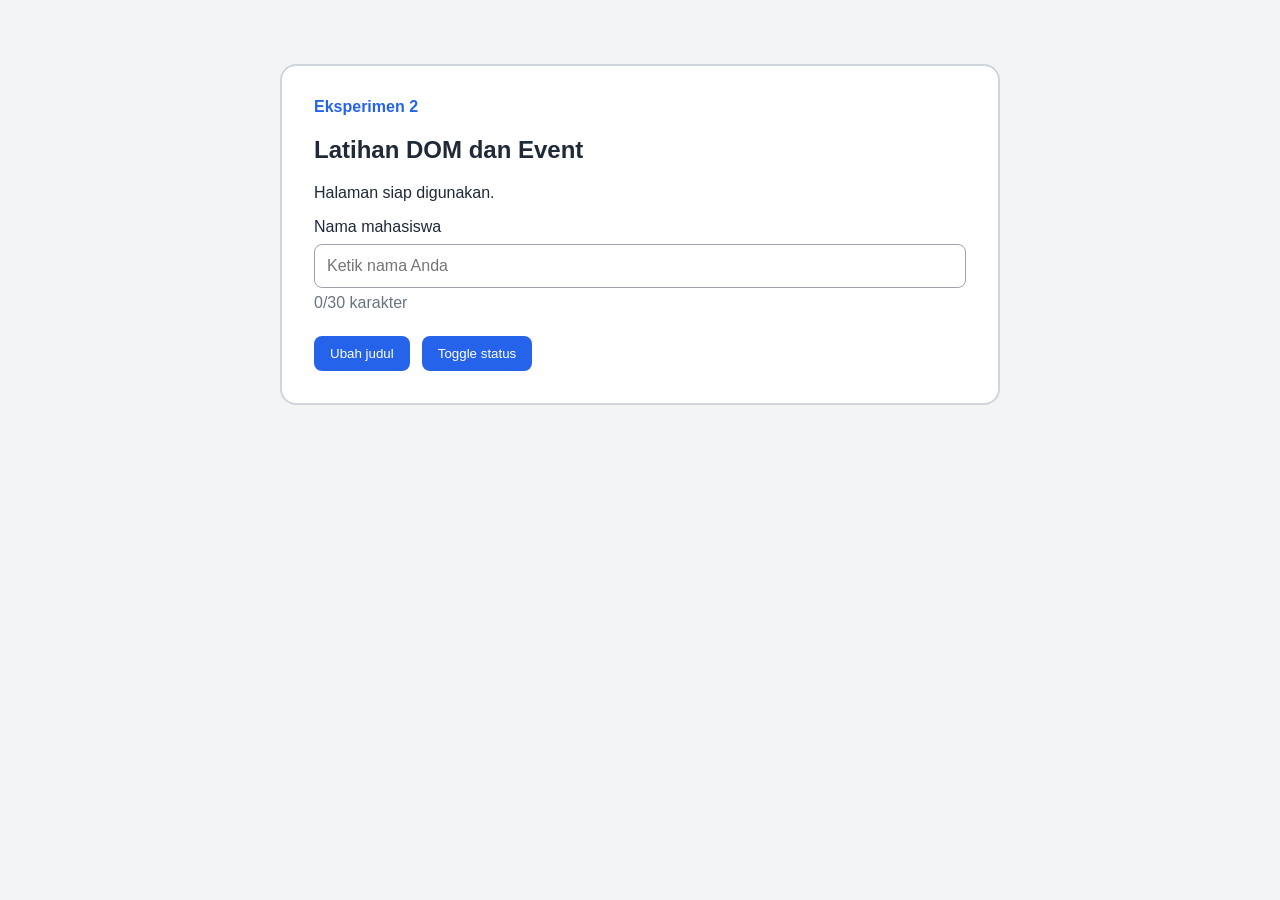
<file: Eksperimen 2/index.html>
<!doctype html> 
<html lang="id"> 
<head> 
  <meta charset="utf-8"> 
  <meta name="viewport" 
        content="width=device-width, initial-scale=1"> 
  <title>Eksperimen DOM dan Event</title> 
  <link rel="stylesheet" href="css/style.css"> 
</head> 
<body> 
  <main class="container"> 
    <section class="praktikum-card" 
             aria-labelledby="judul-utama"> 
      <p class="label">Eksperimen 2</p> 
      <h1 id="judul-utama">Latihan DOM dan Event</h1> 
  
      <p id="status-pesan" aria-live="polite"> 
        Halaman siap digunakan. 
      </p> 
  
      <label for="nama">Nama mahasiswa</label> 
      <input id="nama" name="nama" type="text" 
             maxlength="30" 
             placeholder="Ketik nama Anda"> 
      <p class="counter"> 
        <span id="jumlah-karakter">0</span>/30 karakter 
      </p> 
  
      <div class="actions"> 
        <button id="ubah-judul" type="button"> 
          Ubah judul 
        </button> 
        <button id="toggle-status" type="button" 
                aria-pressed="false"> 
          Toggle status 
        </button> 
      </div> 
    </section> 
  </main> 
  
  <script src="js/app.js" defer></script> 
</body> 
</html>
</file>
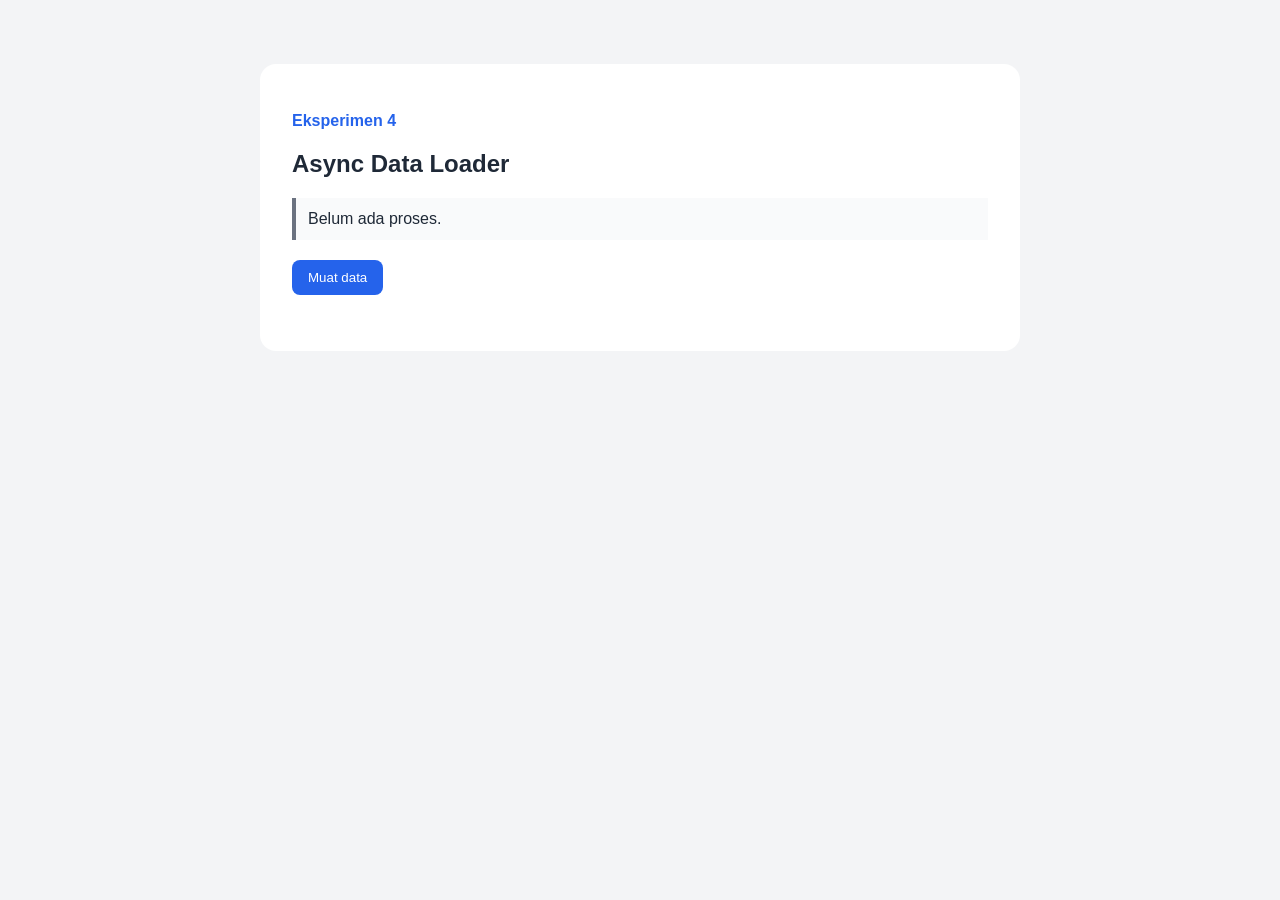
<file: Eksperimen 3/index.html>
<!doctype html> 
<html lang="id"> 
<head> 
  <meta charset="utf-8"> 
  <meta name="viewport" 
        content="width=device-width, initial-scale=1"> 
  <title>Eksperimen Asynchronous JavaScript</title> 
  <link rel="stylesheet" href="css/style.css"> 
</head> 
<body> 
  <main class="container"> 
    <section class="praktikum-card" 
             aria-labelledby="judul-utama"> 
      <p class="label">Eksperimen 4</p> 
      <h1 id="judul-utama">Async Data Loader</h1> 
      <p id="status" class="status" data-state="idle" 
         role="status" aria-live="polite"> 
        Belum ada proses. 
      </p> 
  
      <button id="muat-data" type="button"> 
        Muat data 
      </button> 
  
      <section id="daftar-fitur" class="grid" 
               aria-label="Daftar fitur"></section> 
    </section> 
  </main> 
  
  <script src="js/app.js" defer></script> 
</body> 
</html>
</file>
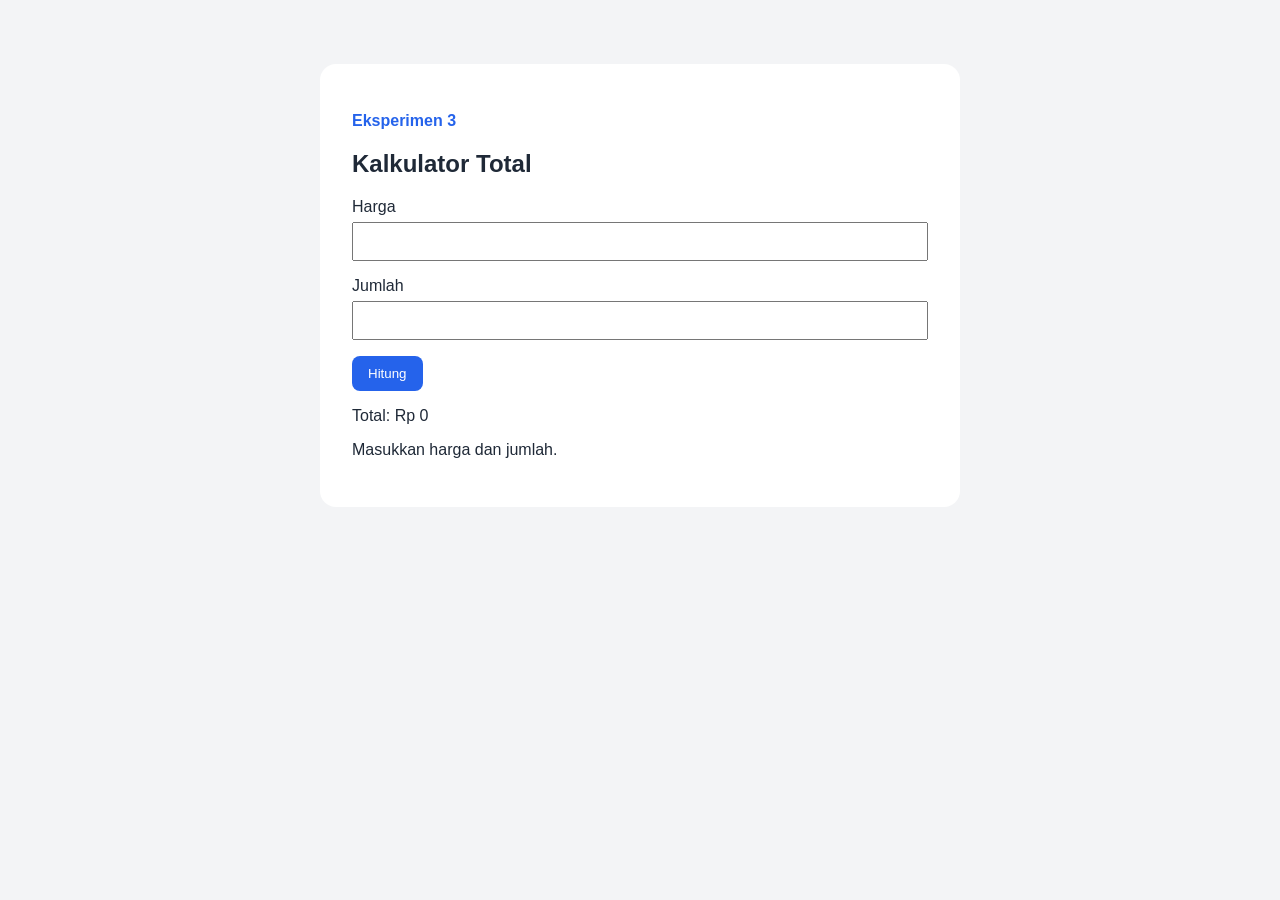
<file: Eksperimen 4/index.html>
<!doctype html> 
<html lang="id"> 
<head> 
  <meta charset="utf-8"> 
  <meta name="viewport" 
        content="width=device-width, initial-scale=1"> 
  <title>Eksperimen Diagnosis Error</title> 
  <link rel="stylesheet" href="css/style.css"> 
</head> 
<body> 
  <main class="container"> 
    <section class="praktikum-card" 
             aria-labelledby="judul-utama"> 
      <p class="label">Eksperimen 3</p> 
      <h1 id="judul-utama">Kalkulator Total</h1> 
  
      <form id="form-hitung"> 
        <label for="harga">Harga</label> 
        <input id="harga" name="harga" type="number" 
               min="1" required> 
  
        <label for="jumlah">Jumlah</label> 
        <input id="jumlah" name="jumlah" type="number" 
               min="1" required> 
  
        <button id="hitung" type="submit">Hitung</button> 
      </form> 
  
      <p>Total: Rp <output id="hasil">0</output></p> 
      <p id="pesan" role="status" aria-live="polite"> 
        Masukkan harga dan jumlah. 
      </p> 
    </section> 
  </main> 
  
  <script src="js/app.js" defer></script> 
</body> 
</html>
</file>
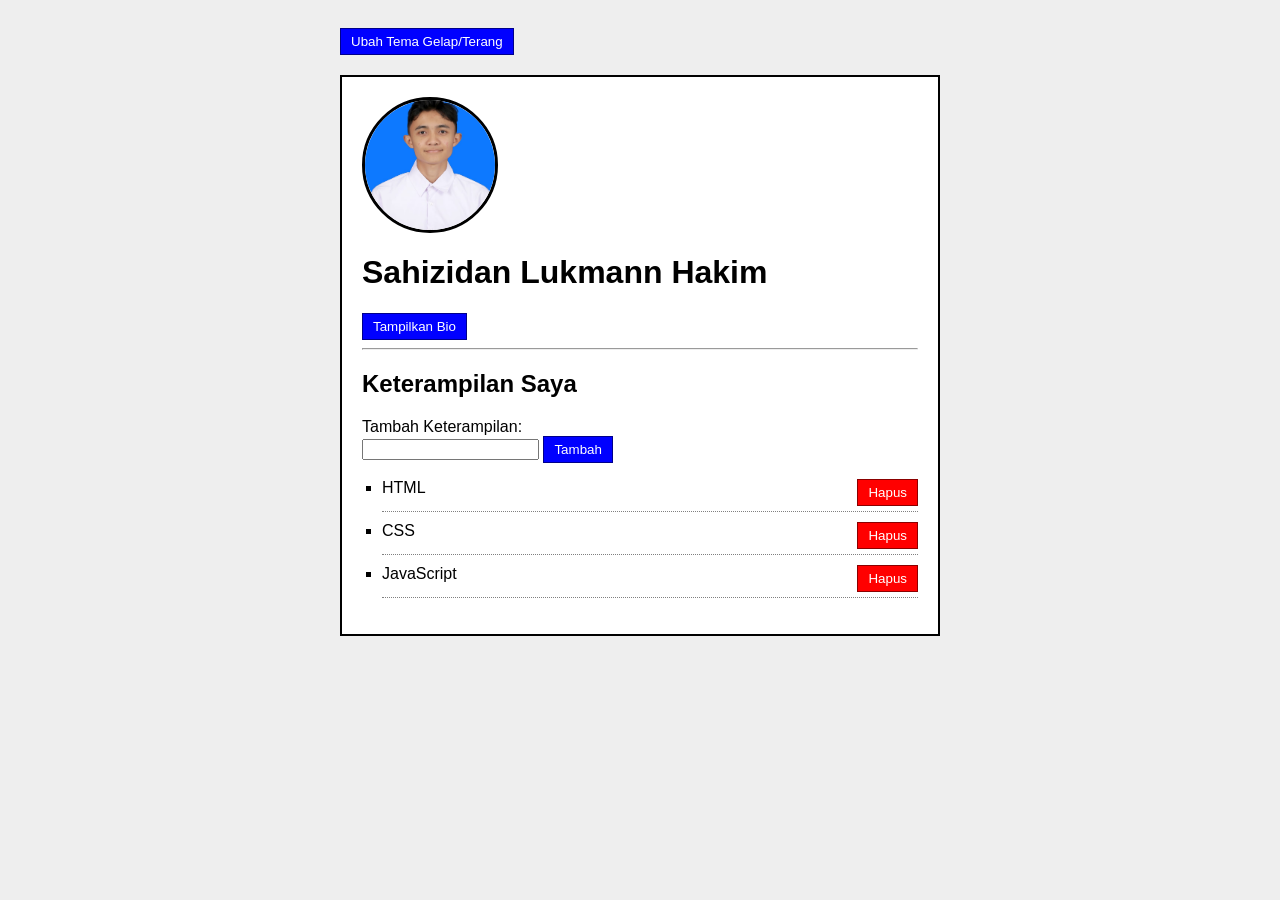
<file: Homework/index.html>
<!DOCTYPE html>
<html lang="id">
<head>
  <meta charset="utf-8">
  <meta name="viewport" content="width=device-width, initial-scale=1">
  <title>Tugas Profil Interaktif</title>
  <link rel="stylesheet" href="css/style.css">
</head>
<body>
  <div class="container">
    <button id="toggle-tema" type="button">Ubah Tema Gelap/Terang</button>

    <div class="profile-card">
      <div id="status-container">
        <p id="status" data-state="idle" role="status" aria-live="polite">Belum ada proses.</p>
        <button id="coba-lagi" type="button" class="hidden">Coba Lagi</button>
      </div>

      <div id="profile-content" class="hidden">
        <!-- Elemen Gambar Foto Profil -->
        <img id="foto-profil" src="" alt="Foto Profil" class="hidden">
        
        <h1 id="nama-profil">Nama</h1>
        
        <button id="toggle-detail" type="button" aria-expanded="false">Tampilkan Bio</button>
        <div id="bio-profil" class="hidden">
          <p id="teks-bio">Teks bio di sini...</p>
        </div>

        <hr>

        <h2>Keterampilan Saya</h2>
        <form id="form-skill" novalidate>
          <label for="input-skill">Tambah Keterampilan:</label><br>
          <input type="text" id="input-skill">
          <button type="submit">Tambah</button>
          <small id="error-skill" class="error"></small>
        </form>

        <p id="status-skill" role="status" class="hidden">Data keterampilan kosong.</p>
        <ul id="daftar-skill"></ul>
      </div>
    </div>
  </div>
  <script src="js/app.js" defer></script>
</body>
</html>
</file>
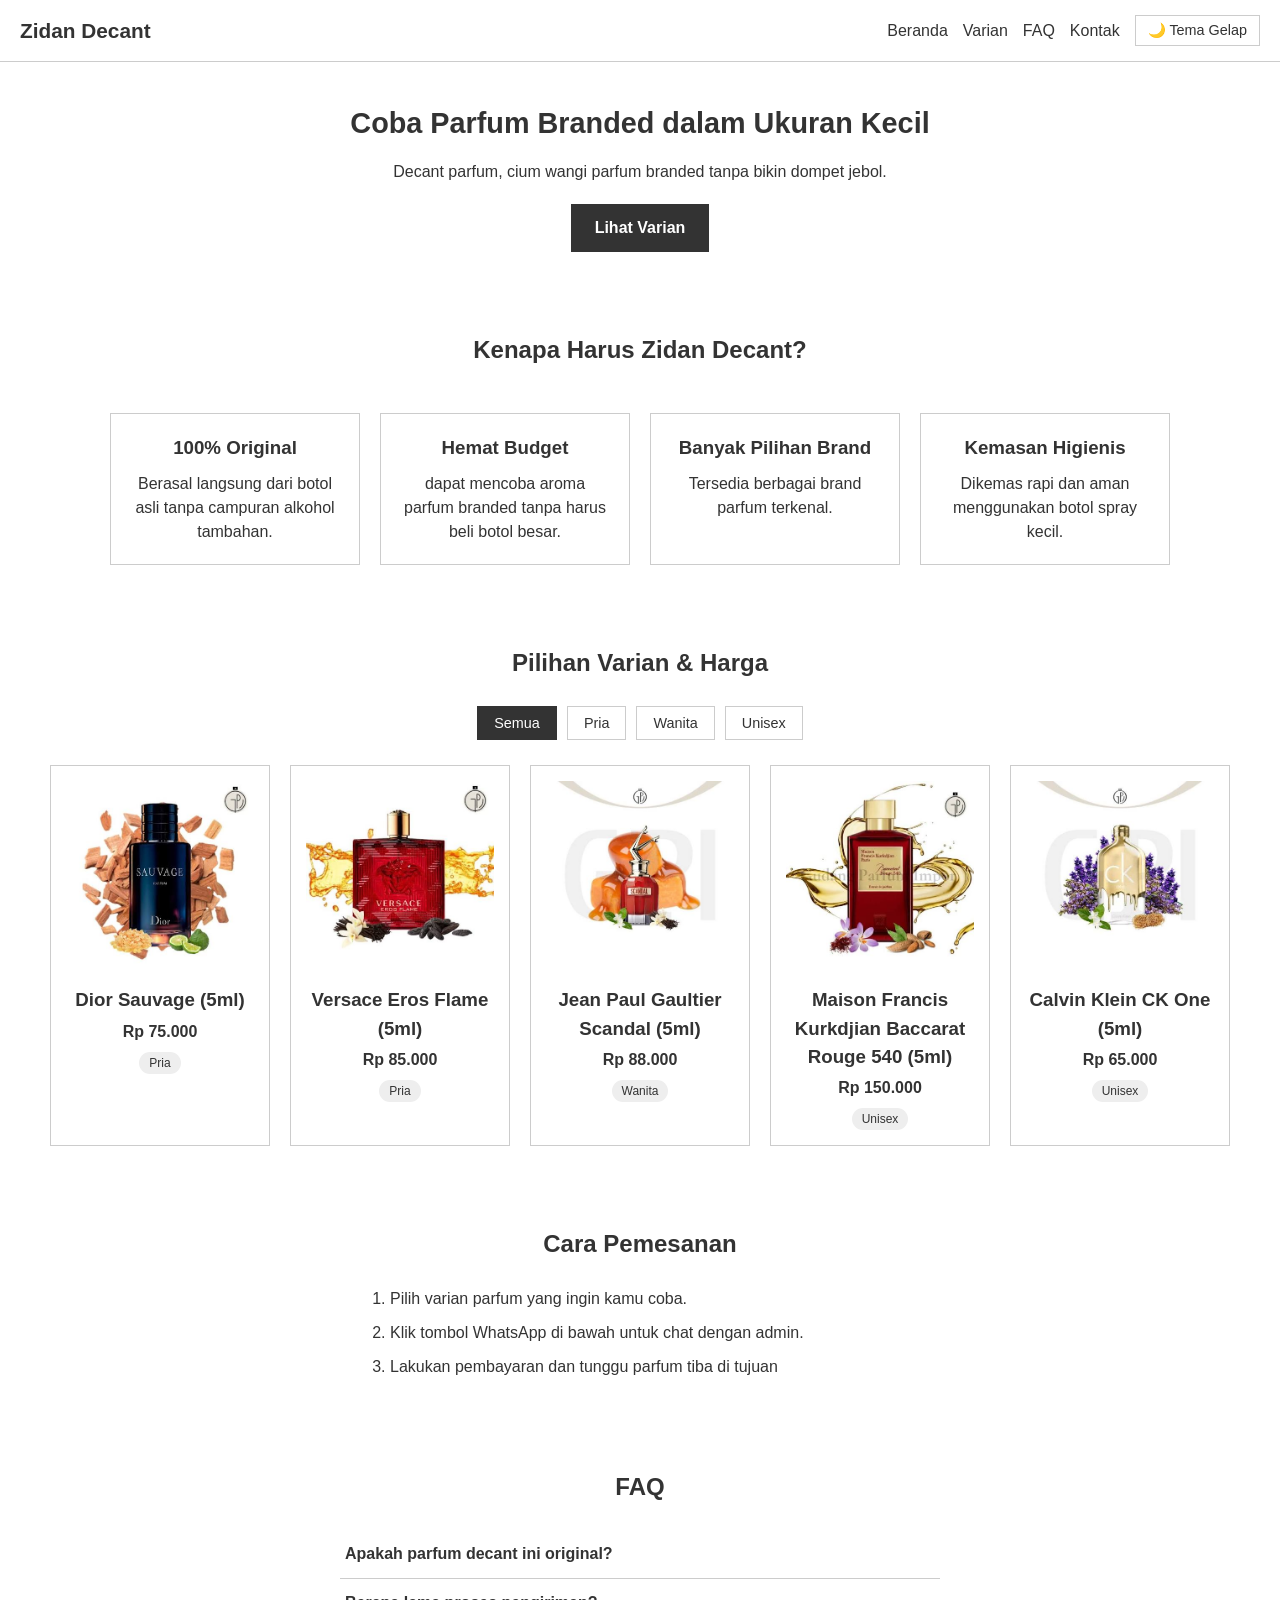
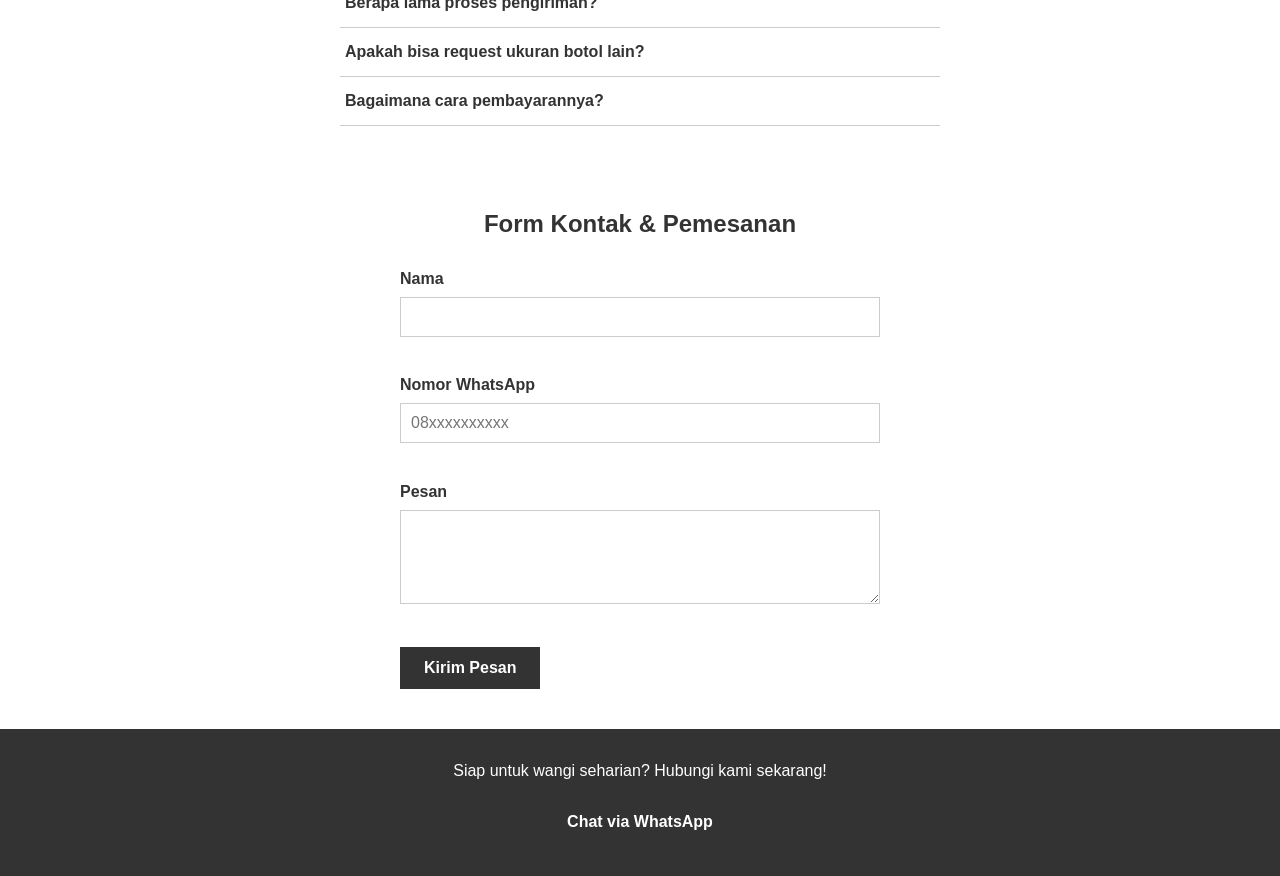
<file: MiniProject-landing-page/index.html>
<!DOCTYPE html>
<html lang="id">
<head>
  <meta charset="UTF-8">
  <meta name="viewport" content="width=device-width, initial-scale=1.0">
  <title>Zidan Decant</title>
  <link rel="stylesheet" href="css/style.css">
</head>
<body>

  <header>
    <p>Zidan Decant</p>

    <button
      id="navToggle"
      class="nav-toggle"
      type="button"
      aria-expanded="false"
      aria-controls="navMenu"
    >
      ☰ Menu
    </button>

    <nav id="navMenu" class="nav-menu">
      <a href="#beranda">Beranda</a>
      <a href="#varian">Varian</a>
      <a href="#faq">FAQ</a>
      <a href="#form-kontak">Kontak</a>
      <button id="themeToggle" class="theme-toggle" type="button">
        🌙 Tema Gelap
      </button>
    </nav>
  </header>

  <main>

    <section id="beranda">
      <h1>Coba Parfum Branded dalam Ukuran Kecil</h1>

      <p>Decant parfum, cium wangi parfum branded tanpa bikin dompet jebol.</p>

      <a href="#varian" class="button">Lihat Varian</a>
    </section>

    <section id="manfaat">
      <h2>Kenapa Harus Zidan Decant?</h2>
      <div class="feature-card">
        <h3>100% Original</h3>
        <p>Berasal langsung dari botol asli tanpa campuran alkohol tambahan.</p>
      </div>
      <div class="feature-card">
        <h3>Hemat Budget</h3>
        <p>dapat mencoba aroma parfum branded tanpa harus beli botol besar.</p>
      </div>
      <div class="feature-card">
        <h3>Banyak Pilihan Brand</h3>
        <p>Tersedia berbagai brand parfum terkenal.</p>
      </div>
      <div class="feature-card">
        <h3>Kemasan Higienis</h3>
        <p>Dikemas rapi dan aman menggunakan botol spray kecil.</p>
      </div>
    </section>

    <section id="varian">
      <h2>Pilihan Varian & Harga</h2>

      <div class="filter-bar" id="filterBar">
        <button type="button" class="filter-btn is-active" data-kategori="semua">Semua</button>
        <button type="button" class="filter-btn" data-kategori="pria">Pria</button>
        <button type="button" class="filter-btn" data-kategori="wanita">Wanita</button>
        <button type="button" class="filter-btn" data-kategori="unisex">Unisex</button>
      </div>

      <div class="product-list" id="productList">
      </div>

      <p id="emptyMessage" class="empty-message" hidden>
        Belum ada varian pada kategori ini.
      </p>
    </section>

    <section id="cara-pesan">
      <h2>Cara Pemesanan</h2>
      <ol>
        <li>Pilih varian parfum yang ingin kamu coba.</li>
        <li>Klik tombol WhatsApp di bawah untuk chat dengan admin.</li>
        <li>Lakukan pembayaran dan tunggu parfum tiba di tujuan</li>
      </ol>
    </section>

    <section id="faq">
      <h2>FAQ</h2>

      <div class="faq-list" id="faqList">
        <div class="faq-item">
          <h3>
            <button
              type="button"
              class="faq-question"
              id="faq-toggle-1"
              aria-expanded="false"
              aria-controls="faq-answer-1"
            >
              Apakah parfum decant ini original?
            </button>
          </h3>
          <div
            id="faq-answer-1"
            class="faq-answer"
            role="region"
            aria-labelledby="faq-toggle-1"
            hidden
          >
            <p>Ya, semua decant diambil langsung dari botol parfum asli tidak dicampurkan alkohol tambahan.</p>
          </div>
        </div>

        <div class="faq-item">
          <h3>
            <button
              type="button"
              class="faq-question"
              id="faq-toggle-2"
              aria-expanded="false"
              aria-controls="faq-answer-2"
            >
              Berapa lama proses pengiriman?
            </button>
          </h3>
          <div
            id="faq-answer-2"
            class="faq-answer"
            role="region"
            aria-labelledby="faq-toggle-2"
            hidden
          >
            <p>Pesanan diproses 1x24 jam setelah pembayaran dikonfirmasi, lalu dikirim melalui kurir pilihanmu.</p>
          </div>
        </div>

        <div class="faq-item">
          <h3>
            <button
              type="button"
              class="faq-question"
              id="faq-toggle-3"
              aria-expanded="false"
              aria-controls="faq-answer-3"
            >
              Apakah bisa request ukuran botol lain?
            </button>
          </h3>
          <div
            id="faq-answer-3"
            class="faq-answer"
            role="region"
            aria-labelledby="faq-toggle-3"
            hidden
          >
            <p>Bisa. Chat admin melalui WhatsApp untuk menanyakan ukuran 3ml, 5ml, atau 10ml sesuai stok yang tersedia.</p>
          </div>
        </div>

        <div class="faq-item">
          <h3>
            <button
              type="button"
              class="faq-question"
              id="faq-toggle-4"
              aria-expanded="false"
              aria-controls="faq-answer-4"
            >
              Bagaimana cara pembayarannya?
            </button>
          </h3>
          <div
            id="faq-answer-4"
            class="faq-answer"
            role="region"
            aria-labelledby="faq-toggle-4"
            hidden
          >
            <p>Pembayaran dapat dilakukan via transfer bank atau e-wallet, detail akan diberikan admin saat chat WhatsApp.</p>
          </div>
        </div>
      </div>
    </section>

    <section id="form-kontak">
      <h2>Form Kontak & Pemesanan</h2>

      <form id="contactForm" novalidate>
        <div class="form-group">
          <label for="nama">Nama</label>
          <input type="text" id="nama" name="nama">
          <span class="error-message" id="error-nama"></span>
        </div>

        <div class="form-group">
          <label for="whatsapp">Nomor WhatsApp</label>
          <input type="tel" id="whatsapp" name="whatsapp" placeholder="08xxxxxxxxxx">
          <span class="error-message" id="error-whatsapp"></span>
        </div>

        <div class="form-group">
          <label for="pesan">Pesan</label>
          <textarea id="pesan" name="pesan" rows="4"></textarea>
          <span class="error-message" id="error-pesan"></span>
        </div>

        <button type="submit" class="button">Kirim Pesan</button>

        <p id="formSuccess" class="form-success" role="status" hidden>
          Pesan berhasil dikirim! Admin akan segera menghubungimu.
        </p>
      </form>
    </section>

  </main>

  <footer id="kontak">
    <p>Siap untuk wangi seharian? Hubungi kami sekarang!</p>
    <a href="https://wa.me/6281223006038" target="_blank" rel="noopener noreferrer" class="button">Chat via WhatsApp</a>
  </footer>

  <button id="backToTop" class="back-to-top" type="button" aria-label="Kembali ke atas" hidden>
    ↑
  </button>

  <script src="js/script.js" defer></script>
</body>
</html>
</file>
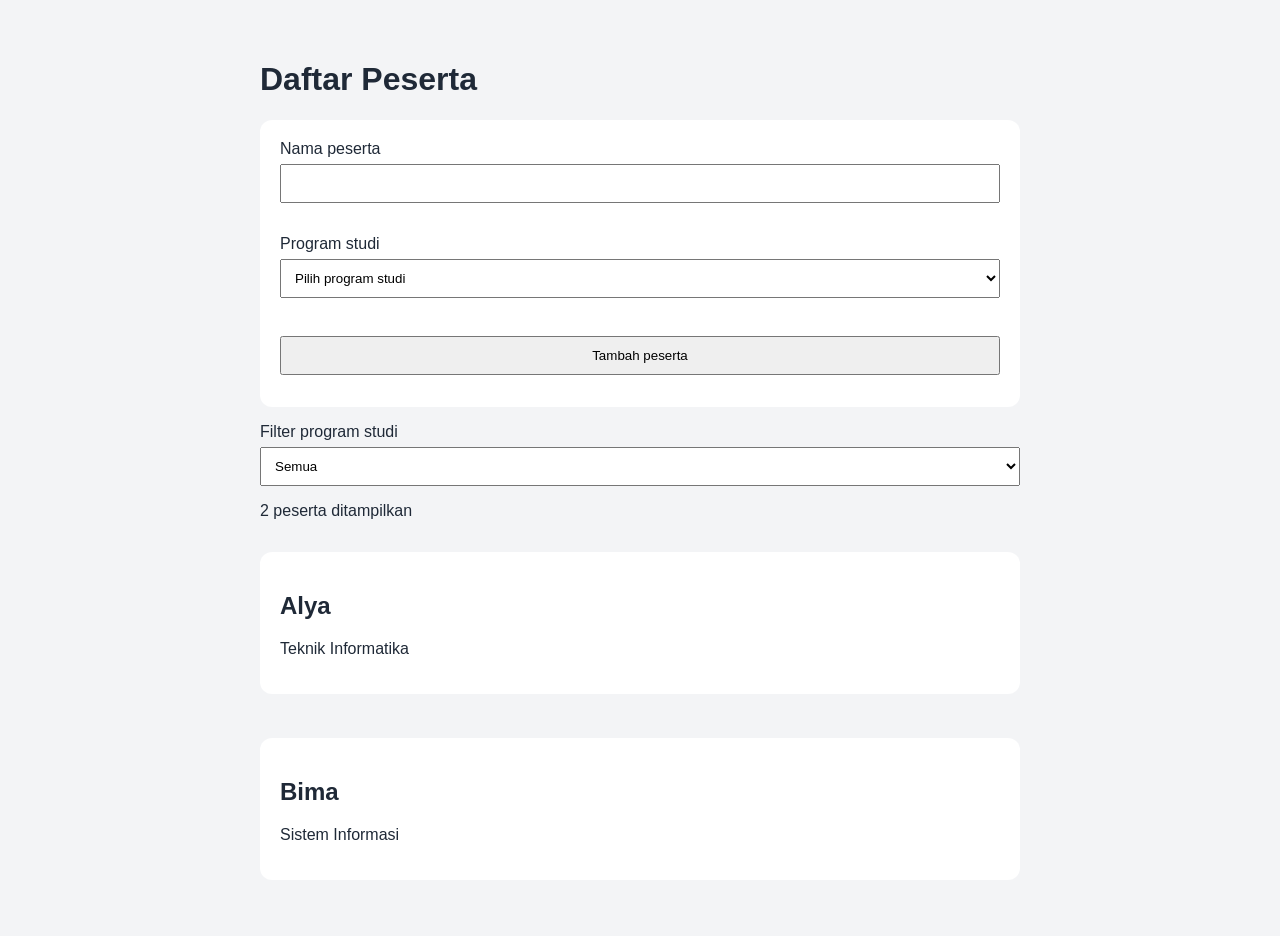
<file: Task 2. DOM dan Form Controller/index.html>
<!doctype html> 
<html lang="id"> 
<head> 
  <meta charset="utf-8"> 
  <meta name="viewport" content="width=device-width, initial-scale=1"> 
  <title>Task 2 DOM dan Form</title> 
  <link rel="stylesheet" href="css/style.css"> 
</head> 
<body> 
  <main class="container"> 
    <h1>Daftar Peserta</h1> 
  
    <form id="form-peserta" novalidate> 
      <label for="nama">Nama peserta</label> 
      <input id="nama" name="nama" autocomplete="name" 
             aria-describedby="error-nama" required> 
      <small id="error-nama" class="error"></small> 
  
      <label for="prodi">Program studi</label> 
      <select id="prodi" name="prodi" 
              aria-describedby="error-prodi" required> 
        <option value="">Pilih program studi</option> 
        <option>Teknik Informatika</option> 
        <option>Sistem Informasi</option> 
      </select> 
      <small id="error-prodi" class="error"></small> 
  
      <button type="submit">Tambah peserta</button> 
    </form> 
  
    <label for="filter-prodi">Filter program studi</label> 
    <select id="filter-prodi"> 
      <option value="semua">Semua</option> 
      <option>Teknik Informatika</option> 
      <option>Sistem Informasi</option> 
      <option>Manajemen Informatika</option> 
    </select> 
  
    <p id="status" role="status" aria-live="polite"></p> 
    <section id="daftar-peserta" class="grid" 
             aria-label="Daftar peserta"></section> 
  </main> 
  <script src="js/app.js" defer></script> 
</body> 
</html>
</file>
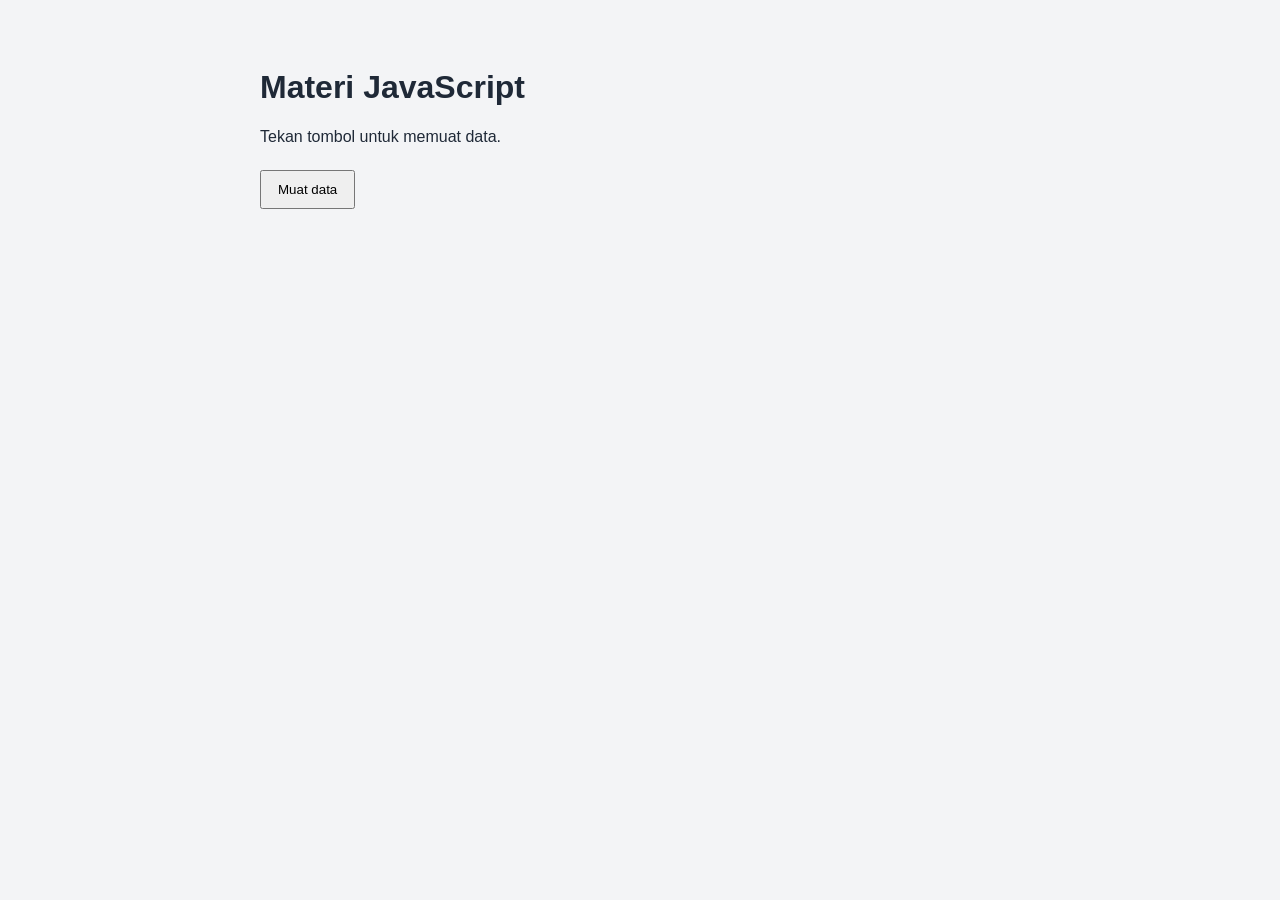
<file: task-3-async-loader/index.html>
<!doctype html> 
<html lang="id"> 
<head> 
  <meta charset="utf-8"> 
  <meta name="viewport" content="width=device-width, initial-scale=1"> 
  <title>Task 3 Async Data Loader</title> 
  <link rel="stylesheet" href="css/style.css"> 
</head> 
<body> 
  <main class="container"> 
    <h1>Materi JavaScript</h1> 
    <p id="status" role="status" aria-live="polite"> 
      Tekan tombol untuk memuat data. 
    </p> 
    <button id="muat" type="button">Muat data</button> 
    <button id="coba-lagi" type="button" hidden>Coba lagi</button> 
    <section id="daftar-materi" class="grid" 
             aria-label="Daftar materi"></section> 
  </main> 
  <script src="js/app.js" defer></script> 
</body> 
</html>
</file>
<file: Eksperimen 2/css/style.css>
* { 
  box-sizing: border-box; 
} 
  
body { 
  margin: 0; 
  min-height: 100vh; 
  font-family: Arial, sans-serif; 
  color: #1f2937; 
  background: #f3f4f6; 
  transition: background 200ms, color 200ms; 
} 
  
.container { 
  width: min(90%, 720px); 
  margin-inline: auto; 
  padding-block: 64px; 
} 
  
.praktikum-card { 
  padding: 32px; 
  border: 2px solid #d1d5db; 
  border-radius: 16px; 
  background: #ffffff; 
} 
  
.label { 
  margin: 0 0 8px; 
  font-weight: 700; 
  color: #2563eb; 
} 
  
label, 
input { 
  display: block; 
  width: 100%; 
} 
  
input { 
  margin-top: 8px; 
  padding: 12px; 
  border: 1px solid #9ca3af; 
  border-radius: 8px; 
  font: inherit; 
} 
  
.counter { 
  margin-top: 6px; 
  color: #6b7280; 
} 

.actions { 
  display: flex; 
  flex-wrap: wrap; 
  gap: 12px; 
  margin-top: 24px; 
} 
  
button { 
  padding: 10px 16px; 
  border: 0; 
  border-radius: 8px; 
  color: #ffffff; 
  background: #2563eb; 
  cursor: pointer; 
} 
  
button:focus-visible { 
  outline: 3px solid #f59e0b; 
  outline-offset: 3px; 
} 
  
body.is-active { 
  color: #f9fafb; 
  background: #111827; 
} 
  
body.is-active .praktikum-card { 
  border-color: #60a5fa; 
  background: #1f2937; 
} 
  
body.is-active .counter { 
  color: #d1d5db; 
}
</file>
<file: Eksperimen 3/css/style.css>
* { 
  box-sizing: border-box; 
} 
  
body { 
  margin: 0; 
  font-family: Arial, sans-serif; 
  color: #1f2937; 
  background: #f3f4f6; 
} 
  
.container { 
  width: min(90%, 760px); 
  margin-inline: auto; 
  padding-block: 64px; 
} 
  
.praktikum-card { 
  padding: 32px; 
  border-radius: 16px; 
  background: #ffffff; 
} 
  
.label { 
  font-weight: 700; 
  color: #2563eb; 
} 
  
button { 
  padding: 10px 16px; 
  border: 0; 
  border-radius: 8px; 
  color: #ffffff; 
  background: #2563eb; 
  cursor: pointer; 
} 
  
button:disabled { 
  cursor: wait; 
  opacity: 0.6; 
} 

.status { 
  margin-block: 20px; 
  padding: 12px; 
  border-left: 4px solid #6b7280; 
  background: #f9fafb; 
} 
  
.status[data-state="loading"] { 
  border-color: #d97706; 
} 
  
.status[data-state="success"] { 
  border-color: #16a34a; 
} 
  
.status[data-state="empty"], 
.status[data-state="error"] { 
  border-color: #dc2626; 
} 
  
.grid { 
  display: grid; 
  gap: 12px; 
  margin-top: 24px; 
} 
  
.feature-card { 
  padding: 16px; 
  border: 1px solid #d1d5db; 
  border-radius: 10px; 
} 
  
.feature-card h2, 
.feature-card p { 
  margin-block: 0 8px; 
}
</file>
<file: Eksperimen 4/css/style.css>
* { 
  box-sizing: border-box; 
} 
  
body { 
  margin: 0; 
  font-family: Arial, sans-serif; 
  color: #1f2937; 
  background: #f3f4f6; 
} 
  
.container { 
  width: min(90%, 640px); 
  margin-inline: auto; 
  padding-block: 64px; 
} 
  
.praktikum-card { 
  padding: 32px; 
  border-radius: 16px; 
  background: #ffffff; 
} 
  
.label { 
  font-weight: 700; 
  color: #2563eb; 
} 
  
label, 
input { 
  display: block; 
  width: 100%; 
} 
  
input { 
  margin-block: 6px 16px; 
  padding: 10px; 
} 
  
button { 
  padding: 10px 16px; 
  border: 0; 
  border-radius: 8px; 
  color: #ffffff; 
  background: #2563eb; 
}
</file>
<file: Homework/css/style.css>
body {
  font-family: sans-serif;
  background-color: #eeeeee;
  color: black;
  padding: 20px;
}

body.dark-theme {
  background-color: #222222;
  color: white;
}
body.dark-theme .profile-card {
  background-color: #444444;
  border-color: white;
}
body.dark-theme input {
  background-color: #555;
  color: white;
}

.container {
  max-width: 600px;
  margin: 0 auto;
}

.profile-card {
  background-color: white;
  border: 2px solid black;
  padding: 20px;
  margin-top: 20px;
}

#foto-profil {
  width: 130px !important;
  height: 130px !important;
  border-radius: 50%;
  object-fit: cover;
  border: 3px solid black;
  display: block;
  margin-bottom: 15px;
}
body.dark-theme #foto-profil {
  border-color: white;
}

button {
  background-color: blue;
  color: white;
  border: 1px solid darkblue;
  padding: 5px 10px;
  cursor: pointer;
}
button:disabled {
  background-color: gray;
}
button.btn-hapus {
  background-color: red;
  border-color: darkred;
}

.hidden {
  display: none !important;
}

#status[data-state="loading"] { color: blue; font-style: italic; }
#status[data-state="error"] { color: red; font-weight: bold; }
.error { color: red; display: block; margin-top: 5px; font-size: 14px; }
[aria-invalid="true"] { border: 2px solid red; }

ul {
  list-style-type: square;
  padding-left: 20px;
}
li {
  margin-bottom: 10px;
}
.li-container {
  display: flex;
  justify-content: space-between;
  border-bottom: 1px dotted gray;
  padding-bottom: 5px;
}
</file>
<file: MiniProject-landing-page/css/style.css>
:root {
  --bg-color: #ffffff;
  --text-color: #333333;
  --header-bg: #ffffff;
  --border-color: #cccccc;
  --button-bg: #333333;
  --button-bg-hover: #555555;
  --button-color: #ffffff;
  --card-bg: #ffffff;
  --footer-bg: #333333;
  --footer-color: #ffffff;
  --error-color: #b3261e;
  --success-color: #1e7a34;
  --tag-bg: #eeeeee;
}

body.dark-theme {
  --bg-color: #1c1c1c;
  --text-color: #f2f2f2;
  --header-bg: #262626;
  --border-color: #4d4d4d;
  --button-bg: #f2f2f2;
  --button-bg-hover: #d9d9d9;
  --button-color: #1c1c1c;
  --card-bg: #2a2a2a;
  --footer-bg: #111111;
  --footer-color: #f2f2f2;
  --error-color: #ff8a80;
  --success-color: #7ee08a;
  --tag-bg: #3a3a3a;
}

/* ===== Reset dasar & box model ===== */
* {
  margin: 0;
  padding: 0;
  box-sizing: border-box;
}

body {
  font-family: Arial, Helvetica, sans-serif;
  color: var(--text-color);
  background-color: var(--bg-color);
  line-height: 1.5;
  transition: background-color 0.2s ease, color 0.2s ease;
}

/* ===== Header & Nav ===== */
header {
  background-color: var(--header-bg);
  color: var(--text-color);
  border-bottom: 1px solid var(--border-color);
  display: flex;
  justify-content: space-between;
  align-items: center;
  flex-wrap: wrap;
  padding: 15px 20px;
  gap: 10px;
}

header p {
  font-size: 1.3rem;
  font-weight: bold;
}

/* Tombol navigasi mobile (hamburger) */
.nav-toggle {
  display: none;
  background-color: transparent;
  color: var(--text-color);
  border: 1px solid var(--border-color);
  padding: 8px 12px;
  font-size: 0.95rem;
  cursor: pointer;
}

.nav-toggle:hover,
.nav-toggle:focus {
  background-color: var(--tag-bg);
}

nav {
  display: flex;
  align-items: center;
  gap: 15px;
  flex-wrap: wrap;
}

nav a {
  color: var(--text-color);
  text-decoration: none;
}

nav a:hover,
nav a:focus {
  text-decoration: underline;
}

nav a:focus,
.nav-toggle:focus,
.theme-toggle:focus,
.filter-btn:focus,
.faq-question:focus,
.back-to-top:focus {
  outline: 2px solid var(--text-color);
  outline-offset: 2px;
}

.theme-toggle {
  background-color: transparent;
  border: 1px solid var(--border-color);
  color: var(--text-color);
  padding: 6px 12px;
  cursor: pointer;
  font-size: 0.9rem;
}

.theme-toggle:hover {
  background-color: var(--tag-bg);
}

/* Section umum  */
section {
  padding: 40px 20px;
  text-align: center;
}

section h2 {
  margin-bottom: 25px;
  font-size: 1.5rem;
}

/* ===== Hero ===== */
#beranda h1 {
  font-size: 1.8rem;
  margin-bottom: 15px;
}

#beranda p {
  font-size: 1rem;
  margin-bottom: 20px;
}

/*Tombol*/
.button {
  display: inline-block;
  background-color: var(--button-bg);
  color: var(--button-color);
  text-decoration: none;
  border: none;
  padding: 12px 24px;
  font-weight: bold;
  font-size: 1rem;
  cursor: pointer;
}

.button:hover,
.button:focus {
  background-color: var(--button-bg-hover);
}

.button:focus {
  outline: 2px solid var(--text-color);
  outline-offset: 2px;
}

/*Manfaat*/
#manfaat {
  display: flex;
  flex-wrap: wrap;
  justify-content: center;
  gap: 20px;
}

#manfaat h2 {
  width: 100%;
}

.feature-card {
  border: 1px solid var(--border-color);
  background-color: var(--card-bg);
  padding: 20px;
  flex: 1 1 220px;
  max-width: 250px;
}

.feature-card h3 {
  margin-bottom: 10px;
}

/*Varian & Harga */
#varian h2 {
  width: 100%;
}

/* Filter */
.filter-bar {
  display: flex;
  flex-wrap: wrap;
  justify-content: center;
  gap: 10px;
  margin-bottom: 25px;
}

.filter-btn {
  background-color: transparent;
  border: 1px solid var(--border-color);
  color: var(--text-color);
  padding: 8px 16px;
  cursor: pointer;
  font-size: 0.9rem;
}

.filter-btn:hover {
  background-color: var(--tag-bg);
}

.filter-btn.is-active {
  background-color: var(--button-bg);
  color: var(--button-color);
  border-color: var(--button-bg);
}

.product-list {
  display: flex;
  flex-wrap: wrap;
  justify-content: center;
  gap: 20px;
}

.product-card {
  border: 1px solid var(--border-color);
  background-color: var(--card-bg);
  padding: 15px;
  flex: 1 1 200px;
  max-width: 220px;
  position: relative;
}

.product-card img {
  max-width: 100%;
  height: auto;
  margin-bottom: 10px;
}

.product-price {
  font-weight: bold;
  margin-top: 5px;
}

.product-tag {
  display: inline-block;
  margin-top: 8px;
  padding: 2px 10px;
  background-color: var(--tag-bg);
  font-size: 0.75rem;
  text-transform: capitalize;
  border-radius: 12px;
}

.empty-message {
  font-style: italic;
  color: var(--text-color);
}

/*Cara Pesan */
#cara-pesan ol {
  max-width: 500px;
  margin: 0 auto;
  text-align: left;
}

#cara-pesan li {
  margin-bottom: 10px;
}

/* FAQ */
.faq-list {
  max-width: 600px;
  margin: 0 auto;
  text-align: left;
}

.faq-item {
  border-bottom: 1px solid var(--border-color);
}

.faq-question {
  width: 100%;
  text-align: left;
  background-color: transparent;
  border: none;
  color: var(--text-color);
  font-size: 1rem;
  font-weight: bold;
  padding: 15px 5px;
  cursor: pointer;
}

.faq-question:hover {
  background-color: var(--tag-bg);
}

.faq-answer {
  padding: 0 5px 15px;
}

/* Form Kontak */
#form-kontak form {
  max-width: 480px;
  margin: 0 auto;
  text-align: left;
}

.form-group {
  margin-bottom: 18px;
}

.form-group label {
  display: block;
  margin-bottom: 6px;
  font-weight: bold;
}

.form-group input,
.form-group textarea {
  width: 100%;
  padding: 10px;
  border: 1px solid var(--border-color);
  background-color: var(--card-bg);
  color: var(--text-color);
  font-family: inherit;
  font-size: 1rem;
}

.form-group input:focus,
.form-group textarea:focus {
  outline: 2px solid var(--text-color);
  outline-offset: 1px;
}

.error-message {
  display: block;
  color: var(--error-color);
  font-size: 0.85rem;
  margin-top: 5px;
  min-height: 1em;
}

.form-success {
  margin-top: 15px;
  color: var(--success-color);
  font-weight: bold;
}

/* Footer*/
footer {
  background-color: var(--footer-bg);
  color: var(--footer-color);
  text-align: center;
  padding: 30px 20px;
}

footer p {
  margin-bottom: 15px;
}

/* Tombol kembali ke atas */
.back-to-top {
  position: fixed;
  right: 20px;
  bottom: 20px;
  width: 44px;
  height: 44px;
  border-radius: 50%;
  border: none;
  background-color: var(--button-bg);
  color: var(--button-color);
  font-size: 1.2rem;
  cursor: pointer;
  box-shadow: 0 2px 6px rgba(0, 0, 0, 0.3);
}

.back-to-top:hover {
  background-color: var(--button-bg-hover);
}

/* Responsive: layar kecil (mulai 320px)*/
@media (max-width: 768px) {
  header {
    flex-direction: row;
    justify-content: space-between;
  }

  .nav-toggle {
    display: inline-block;
  }

  nav.nav-menu {
    display: none;
    flex-direction: column;
    align-items: flex-start;
    width: 100%;
    gap: 10px;
    padding-top: 10px;
  }

  nav.nav-menu.is-open {
    display: flex;
  }

  #beranda h1 {
    font-size: 1.4rem;
  }

  .feature-card,
  .product-card {
    flex: 1 1 100%;
    max-width: 320px;
  }
}
</file>
<file: Task 2. DOM dan Form Controller/css/style.css>
* { box-sizing: border-box; } 
body { 
  margin: 0; 
  font-family: Arial, sans-serif; 
  color: #1f2937; 
  background: #f3f4f6; 
} 
.container { 
  width: min(92%, 760px); 
  margin-inline: auto; 
  padding-block: 40px; 
} 
form, .kartu { 
  margin-block: 16px; 
  padding: 20px; 
  border-radius: 12px; 
  background: #ffffff; 
} 
label, input, select, button { display: block; } 
input, select, button { 
  width: 100%; 
  margin-block: 6px 12px; 
  padding: 10px; 
} 
button { cursor: pointer; } 
.grid { display: grid; gap: 12px; } 
.error { display: block; min-height: 20px; color: #b91c1c; } 
[aria-invalid="true"] { outline: 2px solid #b91c1c; }
</file>
<file: task-3-async-loader/css/style.css>
* { box-sizing: border-box; } 
body { 
  margin: 0; 
  font-family: Arial, sans-serif; 
  color: #1f2937; 
  background: #f3f4f6; 
} 
.container { 
  width: min(92%, 760px); 
  margin-inline: auto; 
  padding-block: 48px; 
} 
button { margin: 8px 8px 16px 0; padding: 10px 16px; } 
.grid { display: grid; gap: 12px; } 
.kartu { 
  padding: 16px; 
  border-radius: 12px; 
  background: #ffffff; 
} 
#status[data-state="loading"] { color: #1d4ed8; } 
#status[data-state="error"] { color: #b91c1c; } 
#status[data-state="success"] { color: #166534; }
</file>
